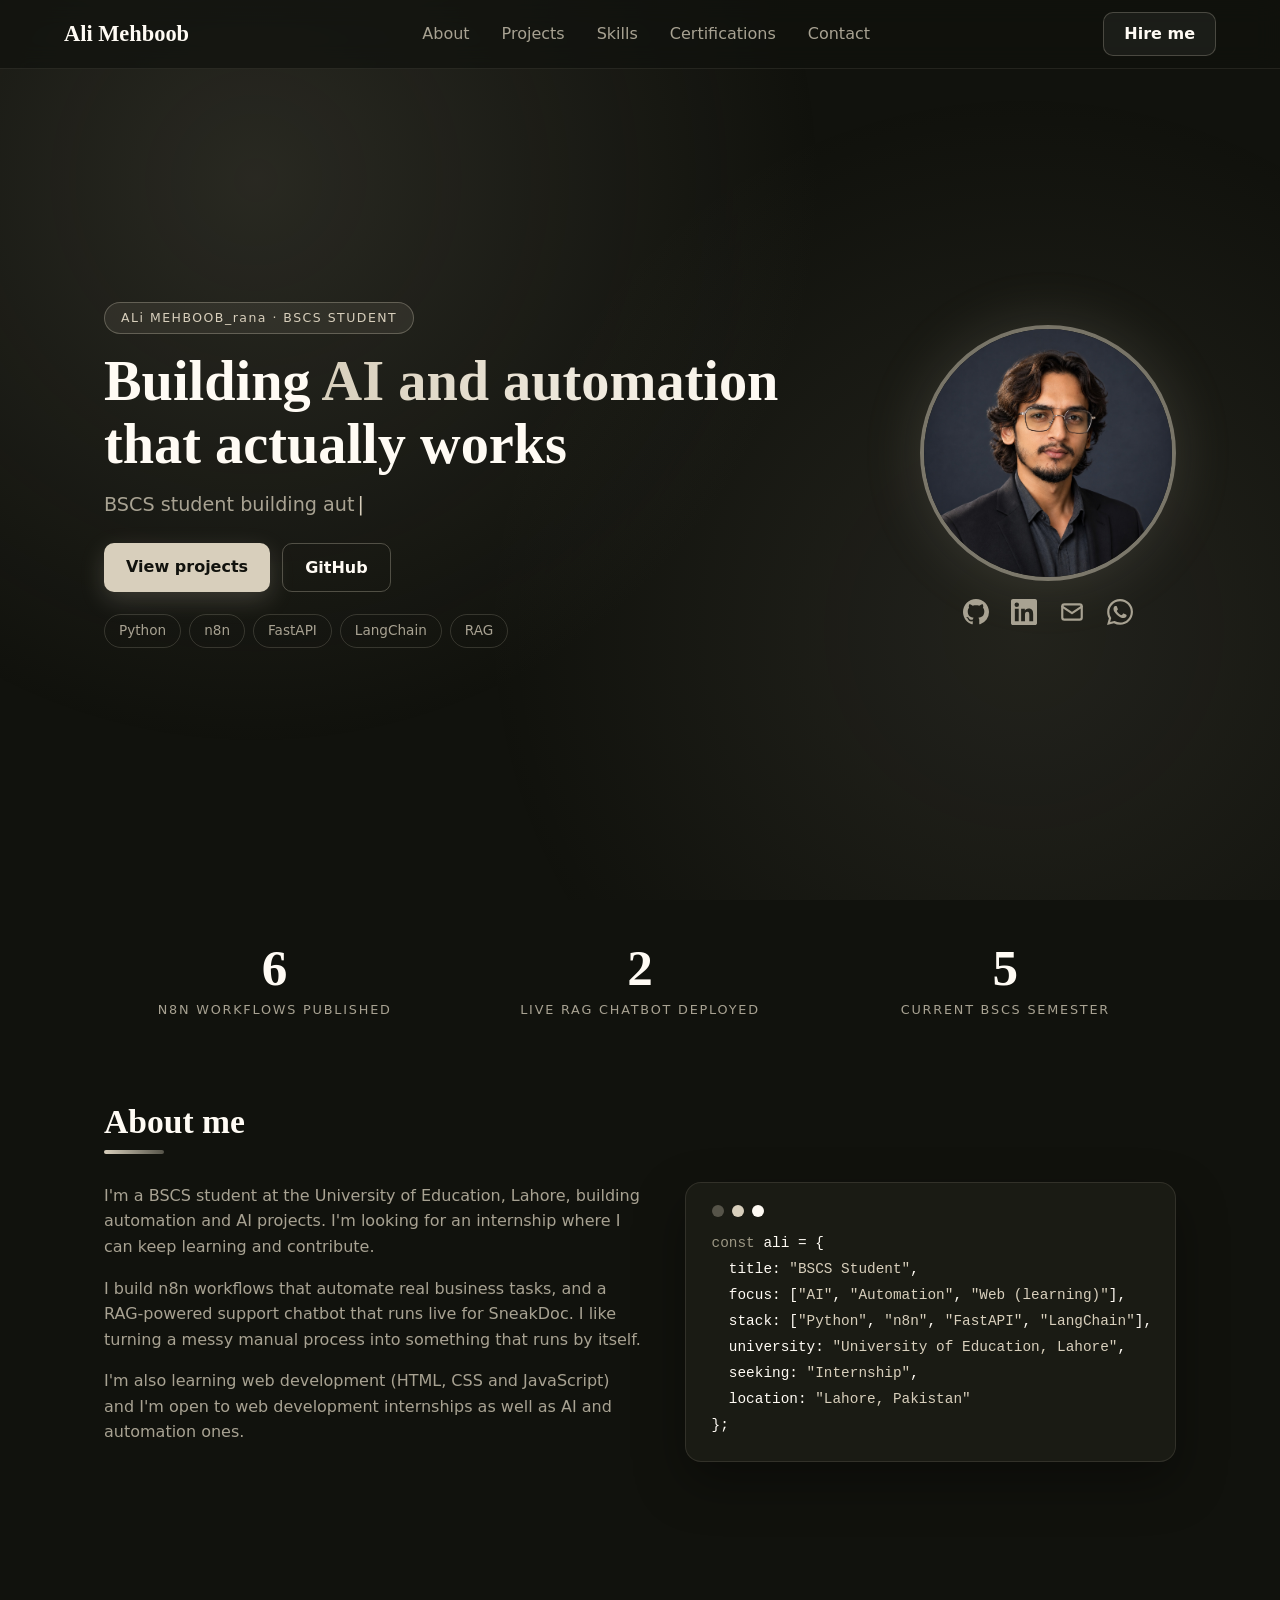
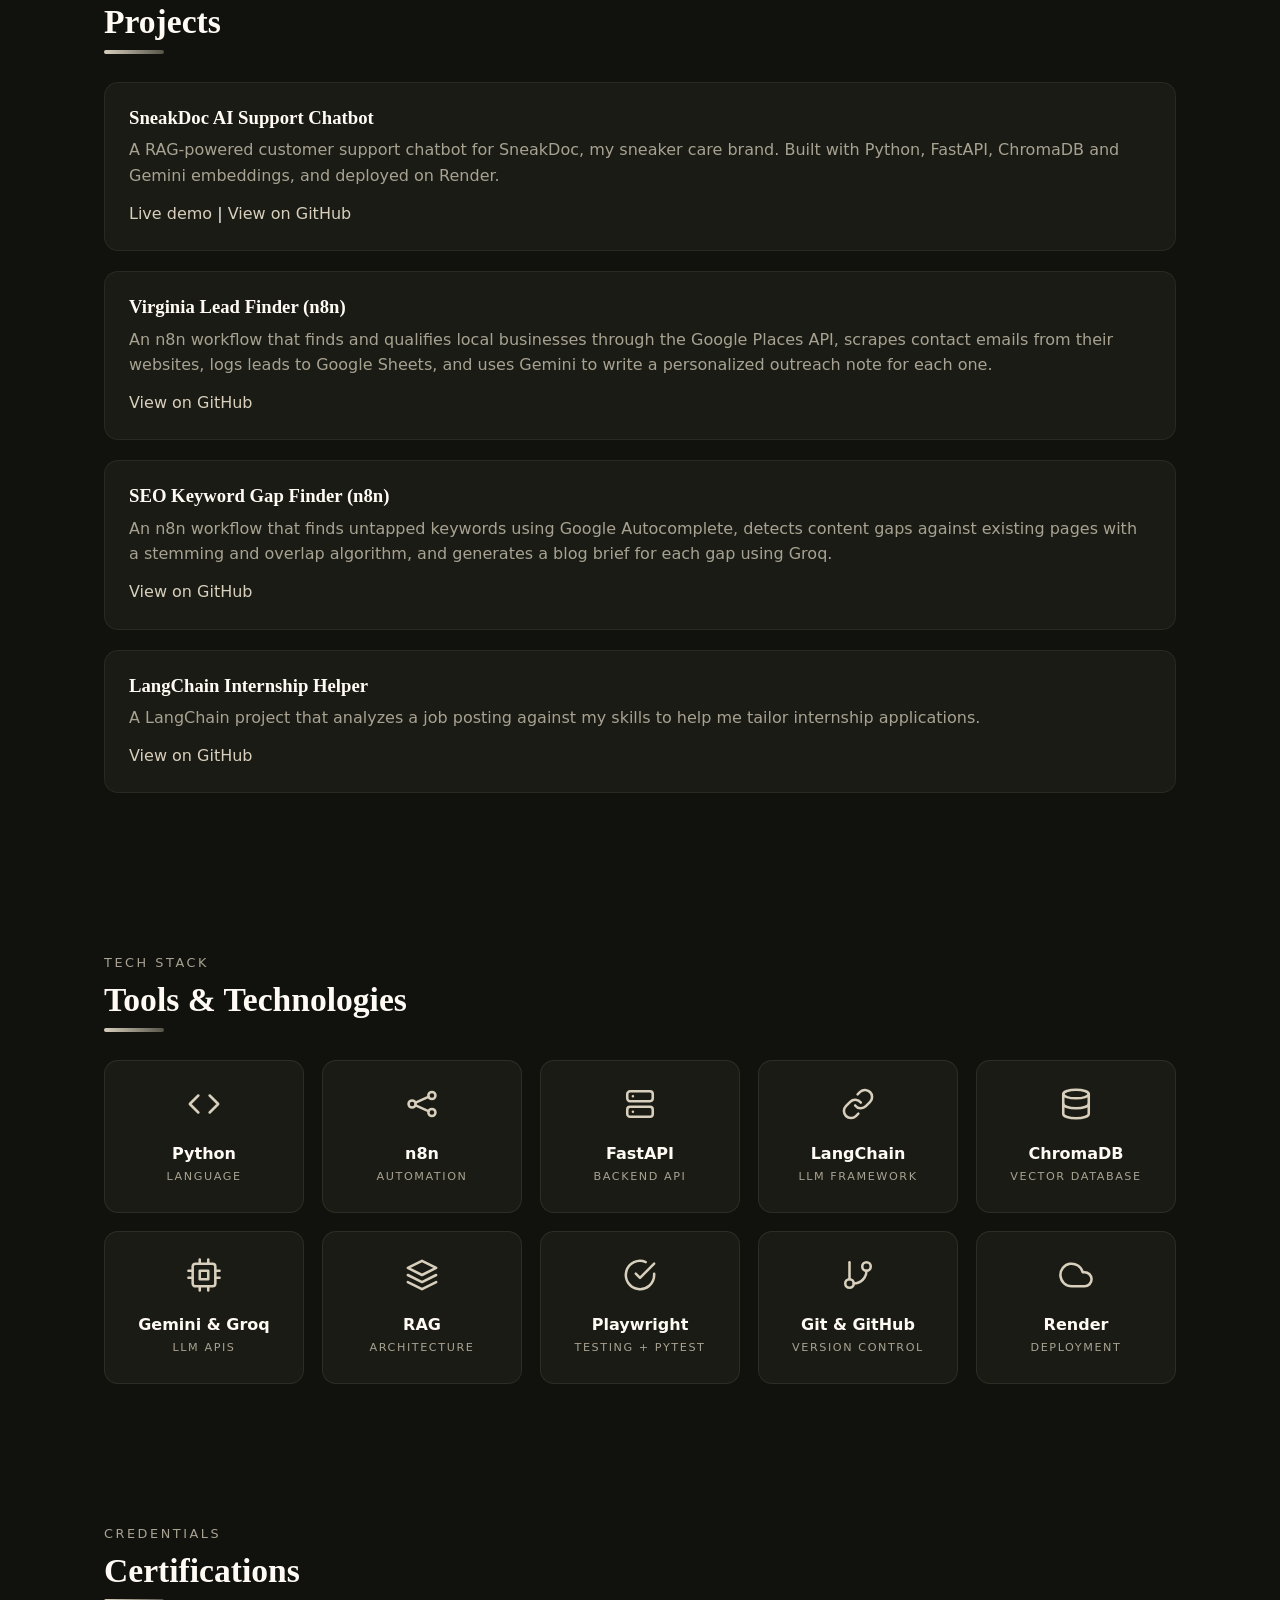
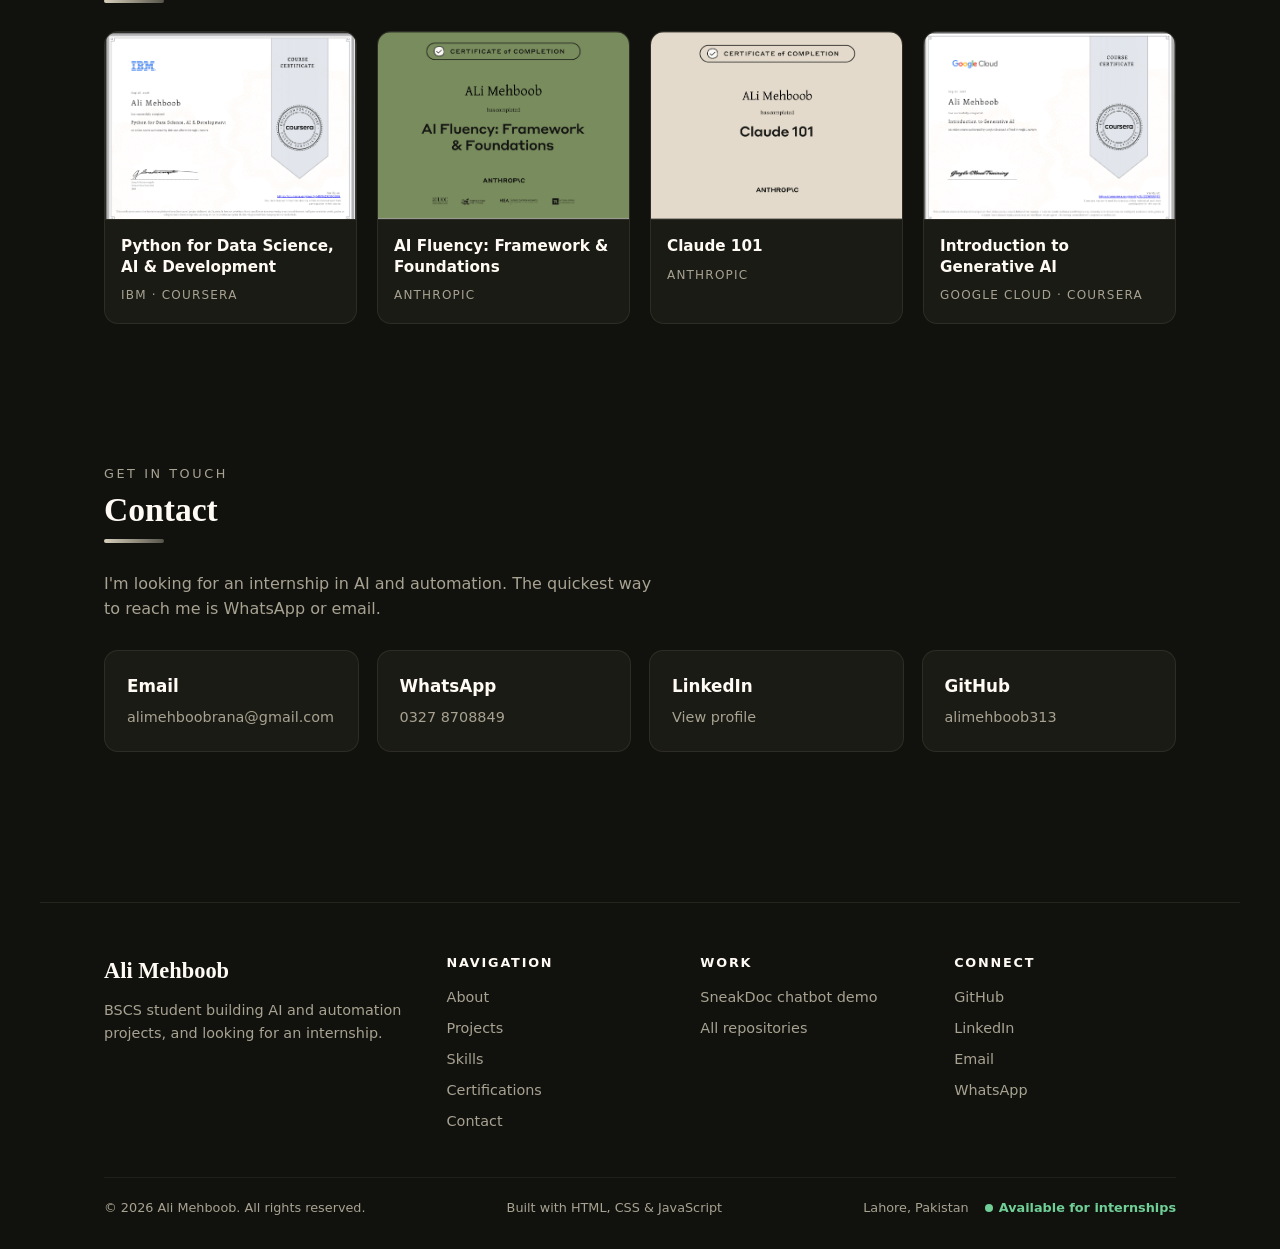
<file: index.html>
<!DOCTYPE html>
<html lang="en">
<head>
  <meta charset="UTF-8">
  <meta name="viewport" content="width=device-width, initial-scale=1.0">
  <title>ALi Mehboob | Portfolio</title>
  <link rel="icon" type="image/svg+xml" href="favicon.svg">  <link rel="stylesheet" href="style.css">
  <script src="script.js" defer></script>
</head>
<body>

    <header>
    <div class="hero-text">
      <span class="badge">ALi MEHBOOB_rana · BSCS STUDENT</span>
      <h1>Building <span class="accent">AI and automation</span> that actually works</h1>
      <p>BSCS student building automation and AI projects.</p>
      <div class="cta">
        <a class="btn primary" href="#projects">View projects</a>
        <a class="btn ghost" href="https://github.com/alimehboob313" target="_blank" rel="noopener">GitHub</a>
      </div>
      <div class="pills">
        <span>Python</span>
        <span>n8n</span>
        <span>FastAPI</span>
        <span>LangChain</span>
        <span>RAG</span>
      </div>
    </div>

    <div class="hero-photo">
      <img class="avatar" src="profile.jpg" alt="Ali Mehboob">
      <div class="social">
        <a href="https://github.com/alimehboob313" target="_blank" rel="noopener" aria-label="GitHub">
          <svg viewBox="0 0 16 16" fill="currentColor"><path d="M8 0C3.58 0 0 3.58 0 8c0 3.54 2.29 6.53 5.47 7.59.4.07.55-.17.55-.38 0-.19-.01-.82-.01-1.49-2.01.37-2.53-.49-2.69-.94-.09-.23-.48-.94-.82-1.13-.28-.15-.68-.52-.01-.53.63-.01 1.08.58 1.23.82.72 1.21 1.87.87 2.33.66.07-.52.28-.87.51-1.07-1.78-.2-3.64-.89-3.64-3.95 0-.87.31-1.59.82-2.15-.08-.2-.36-1.02.08-2.12 0 0 .67-.21 2.2.82.64-.18 1.32-.27 2-.27.68 0 1.36.09 2 .27 1.53-1.04 2.2-.82 2.2-.82.44 1.1.16 1.92.08 2.12.51.56.82 1.27.82 2.15 0 3.07-1.87 3.75-3.65 3.95.29.25.54.73.54 1.48 0 1.07-.01 1.93-.01 2.2 0 .21.15.46.55.38A8.013 8.013 0 0016 8c0-4.42-3.58-8-8-8z"/></svg>
        </a>
        <a href="https://www.linkedin.com/in/ali-mehboob-rana-3244763ba/" target="_blank" rel="noopener" aria-label="LinkedIn">
          <svg viewBox="0 0 24 24" fill="currentColor"><path d="M20.45 20.45h-3.56v-5.57c0-1.33-.03-3.04-1.85-3.04-1.85 0-2.14 1.45-2.14 2.94v5.67H9.35V9h3.41v1.56h.05c.48-.9 1.64-1.85 3.37-1.85 3.6 0 4.27 2.37 4.27 5.46v6.28zM5.34 7.43a2.06 2.06 0 110-4.12 2.06 2.06 0 010 4.12zM7.12 20.45H3.56V9h3.56v11.45zM22.22 0H1.77C.79 0 0 .77 0 1.73v20.54C0 23.23.79 24 1.77 24h20.45c.98 0 1.78-.77 1.78-1.73V1.73C24 .77 23.2 0 22.22 0z"/></svg>
        </a>
                <a href="https://mail.google.com/mail/?view=cm&amp;fs=1&amp;to=alimehboobrana@gmail.com" target="_blank" rel="noopener" aria-label="Email">
          <svg viewBox="0 0 24 24" fill="none" stroke="currentColor" stroke-width="2" stroke-linecap="round" stroke-linejoin="round"><rect x="3" y="5" width="18" height="14" rx="2"/><path d="M3 7l9 6 9-6"/></svg>
        </a>
        <a href="https://wa.me/923278708849" target="_blank" rel="noopener" aria-label="WhatsApp">
          <svg viewBox="0 0 24 24" fill="currentColor"><path d="M17.472 14.382c-.297-.149-1.758-.867-2.03-.967-.273-.099-.471-.148-.67.15-.197.297-.767.966-.94 1.164-.173.199-.347.223-.644.075-.297-.15-1.255-.463-2.39-1.475-.883-.788-1.48-1.761-1.653-2.059-.173-.297-.018-.458.13-.606.134-.133.298-.347.446-.52.149-.174.198-.298.298-.497.099-.198.05-.371-.025-.52-.075-.149-.669-1.612-.916-2.207-.242-.579-.487-.5-.669-.51-.173-.008-.371-.01-.57-.01-.198 0-.52.074-.792.372-.272.297-1.04 1.016-1.04 2.479 0 1.462 1.065 2.875 1.213 3.074.149.198 2.096 3.2 5.077 4.487.709.306 1.262.489 1.694.625.712.227 1.36.195 1.871.118.571-.085 1.758-.719 2.006-1.413.248-.694.248-1.289.173-1.413-.074-.124-.272-.198-.57-.347m-5.421 7.403h-.004a9.87 9.87 0 01-5.031-1.378l-.361-.214-3.741.982.998-3.648-.235-.374a9.86 9.86 0 01-1.51-5.26c.001-5.45 4.436-9.884 9.888-9.884 2.64 0 5.122 1.03 6.988 2.898a9.825 9.825 0 012.893 6.994c-.003 5.45-4.437 9.884-9.885 9.884m8.413-18.297A11.815 11.815 0 0012.05 0C5.495 0 .16 5.335.157 11.892c0 2.096.547 4.142 1.588 5.945L.057 24l6.305-1.654a11.882 11.882 0 005.683 1.448h.005c6.554 0 11.89-5.335 11.893-11.893a11.821 11.821 0 00-3.48-8.413z"/></svg>
        </a>
      </div>
    </div>

       <nav>
      <a class="logo" href="#">Ali Mehboob</a>
      <div class="links">
        <a href="#about">About</a>
        <a href="#projects">Projects</a>
        <a href="#skills">Skills</a>
        <a href="#certifications">Certifications</a>
        <a href="#contact">Contact</a>
      </div>
      <a class="hire" href="#contact">Hire me</a>
    </nav>
  </header>

  <main>
          <div class="stats">
      <div class="stat"><strong data-count="6">0</strong><span>n8n workflows published</span></div>
      <div class="stat"><strong data-count="2">0</strong><span>Live RAG chatbot deployed</span></div>
      <div class="stat"><strong data-count="5">0</strong><span>Current BSCS semester</span></div>
    </div>

    <section id="about">
      <h2>About me</h2>
      <div class="about-grid">
        <div>
          <p>I'm a BSCS student at the University of Education, Lahore, building automation and AI projects. I'm looking for an internship where I can keep learning and contribute.</p>
          <p>I build n8n workflows that automate real business tasks, and a RAG-powered support chatbot that runs live for SneakDoc. I like turning a messy manual process into something that runs by itself.</p>
          <p>I'm also learning web development (HTML, CSS and JavaScript) and I'm open to web development internships as well as AI and automation ones.</p>
        </div>
        <div class="code-card">
          <div class="dots"><i></i><i></i><i></i></div>
<pre><span class="k">const</span> ali = {
  title: <span class="s">"BSCS Student"</span>,
  focus: [<span class="s">"AI"</span>, <span class="s">"Automation"</span>, <span class="s">"Web (learning)"</span>],
  stack: [<span class="s">"Python"</span>, <span class="s">"n8n"</span>, <span class="s">"FastAPI"</span>, <span class="s">"LangChain"</span>],
  university: <span class="s">"University of Education, Lahore"</span>,
  seeking: <span class="s">"Internship"</span>,
  location: <span class="s">"Lahore, Pakistan"</span>
};</pre>
        </div>
      </div>
    </section>

           <section id="projects">
      <h2>Projects</h2>

      <article>
        <h3>SneakDoc AI Support Chatbot</h3>
        <p>A RAG-powered customer support chatbot for SneakDoc, my sneaker care brand. Built with Python, FastAPI, ChromaDB and Gemini embeddings, and deployed on Render.</p>
        <a href="https://sneakdoc-chatbot-demo.onrender.com/" target="_blank" rel="noopener">Live demo</a> |
        <a href="https://github.com/alimehboob313/sneakdoc-chatbot" target="_blank" rel="noopener">View on GitHub</a>
      </article>

      <article>
        <h3>Virginia Lead Finder (n8n)</h3>
        <p>An n8n workflow that finds and qualifies local businesses through the Google Places API, scrapes contact emails from their websites, logs leads to Google Sheets, and uses Gemini to write a personalized outreach note for each one.</p>
        <a href="https://github.com/alimehboob313/n8n-virginia-lead-finder" target="_blank" rel="noopener">View on GitHub</a>
      </article>

      <article>
        <h3>SEO Keyword Gap Finder (n8n)</h3>
        <p>An n8n workflow that finds untapped keywords using Google Autocomplete, detects content gaps against existing pages with a stemming and overlap algorithm, and generates a blog brief for each gap using Groq.</p>
        <a href="https://github.com/alimehboob313/n8n-seo-keyword-gap-finder" target="_blank" rel="noopener">View on GitHub</a>
      </article>

      <article>
        <h3>LangChain Internship Helper</h3>
        <p>A LangChain project that analyzes a job posting against my skills to help me tailor internship applications.</p>
        <a href="https://github.com/alimehboob313/internship-helper" target="_blank" rel="noopener">View on GitHub</a>
      </article>
    </section>
    <section id="skills">
      <p class="eyebrow">Tech stack</p>
      <h2>Tools &amp; Technologies</h2>
      <div class="tech-grid">

        <div class="tech">
          <svg viewBox="0 0 24 24" fill="none" stroke="currentColor" stroke-width="1.8" stroke-linecap="round" stroke-linejoin="round"><polyline points="16 18 22 12 16 6"/><polyline points="8 6 2 12 8 18"/></svg>
          <strong>Python</strong><small>Language</small>
        </div>

        <div class="tech">
          <svg viewBox="0 0 24 24" fill="none" stroke="currentColor" stroke-width="1.8" stroke-linecap="round" stroke-linejoin="round"><circle cx="5" cy="12" r="2.5"/><circle cx="19" cy="6" r="2.5"/><circle cx="19" cy="18" r="2.5"/><path d="M7.5 11l9-4M7.5 13l9 4"/></svg>
          <strong>n8n</strong><small>Automation</small>
        </div>

        <div class="tech">
          <svg viewBox="0 0 24 24" fill="none" stroke="currentColor" stroke-width="1.8" stroke-linecap="round" stroke-linejoin="round"><rect x="3" y="3" width="18" height="7" rx="2"/><rect x="3" y="14" width="18" height="7" rx="2"/><path d="M7 6.5h.01M7 17.5h.01"/></svg>
          <strong>FastAPI</strong><small>Backend API</small>
        </div>

        <div class="tech">
          <svg viewBox="0 0 24 24" fill="none" stroke="currentColor" stroke-width="1.8" stroke-linecap="round" stroke-linejoin="round"><path d="M10 13a5 5 0 0 0 7.54.54l3-3a5 5 0 0 0-7.07-7.07l-1.72 1.71"/><path d="M14 11a5 5 0 0 0-7.54-.54l-3 3a5 5 0 0 0 7.07 7.07l1.71-1.71"/></svg>
          <strong>LangChain</strong><small>LLM framework</small>
        </div>

        <div class="tech">
          <svg viewBox="0 0 24 24" fill="none" stroke="currentColor" stroke-width="1.8" stroke-linecap="round" stroke-linejoin="round"><ellipse cx="12" cy="5" rx="9" ry="3"/><path d="M21 12c0 1.66-4 3-9 3s-9-1.34-9-3"/><path d="M3 5v14c0 1.66 4 3 9 3s9-1.34 9-3V5"/></svg>
          <strong>ChromaDB</strong><small>Vector database</small>
        </div>

        <div class="tech">
          <svg viewBox="0 0 24 24" fill="none" stroke="currentColor" stroke-width="1.8" stroke-linecap="round" stroke-linejoin="round"><rect x="4" y="4" width="16" height="16" rx="2"/><rect x="9" y="9" width="6" height="6"/><path d="M9 1v3M15 1v3M9 20v3M15 20v3M20 9h3M20 14h3M1 9h3M1 14h3"/></svg>
          <strong>Gemini &amp; Groq</strong><small>LLM APIs</small>
        </div>

        <div class="tech">
          <svg viewBox="0 0 24 24" fill="none" stroke="currentColor" stroke-width="1.8" stroke-linecap="round" stroke-linejoin="round"><polygon points="12 2 2 7 12 12 22 7 12 2"/><polyline points="2 17 12 22 22 17"/><polyline points="2 12 12 17 22 12"/></svg>
          <strong>RAG</strong><small>Architecture</small>
        </div>

        <div class="tech">
          <svg viewBox="0 0 24 24" fill="none" stroke="currentColor" stroke-width="1.8" stroke-linecap="round" stroke-linejoin="round"><path d="M22 11.08V12a10 10 0 1 1-5.93-9.14"/><polyline points="22 4 12 14.01 9 11.01"/></svg>
          <strong>Playwright</strong><small>Testing + pytest</small>
        </div>

        <div class="tech">
          <svg viewBox="0 0 24 24" fill="none" stroke="currentColor" stroke-width="1.8" stroke-linecap="round" stroke-linejoin="round"><line x1="6" y1="3" x2="6" y2="15"/><circle cx="18" cy="6" r="3"/><circle cx="6" cy="18" r="3"/><path d="M18 9a9 9 0 0 1-9 9"/></svg>
          <strong>Git &amp; GitHub</strong><small>Version control</small>
        </div>

        <div class="tech">
          <svg viewBox="0 0 24 24" fill="none" stroke="currentColor" stroke-width="1.8" stroke-linecap="round" stroke-linejoin="round"><path d="M18 10h-1.26A8 8 0 1 0 9 20h9a5 5 0 0 0 0-10z"/></svg>
          <strong>Render</strong><small>Deployment</small>
        </div>

      </div>
    </section>    
        <section id="certifications">
      <p class="eyebrow">Credentials</p>
      <h2>Certifications</h2>
      <div class="cert-grid">

        <a class="cert" href="cert-ibm-python.png">
          <img src="cert-ibm-python.png" alt="IBM Python for Data Science, AI and Development certificate" loading="lazy">
          <div><strong>Python for Data Science, AI &amp; Development</strong><small>IBM · Coursera</small></div>
        </a>

        <a class="cert" href="cert-ai-fluency.png">
          <img src="cert-ai-fluency.png" alt="Anthropic AI Fluency: Framework and Foundations certificate" loading="lazy">
          <div><strong>AI Fluency: Framework &amp; Foundations</strong><small>Anthropic</small></div>
        </a>

        <a class="cert" href="cert-claude-101.png">
          <img src="cert-claude-101.png" alt="Anthropic Claude 101 certificate" loading="lazy">
          <div><strong>Claude 101</strong><small>Anthropic</small></div>
        </a>

            <a class="cert" href="cert-genai-developer.png">
          <img src="cert-genai-developer.png" alt="Google Cloud Introduction to Generative AI certificate" loading="lazy">
          <div><strong>Introduction to Generative AI</strong><small>Google Cloud · Coursera</small></div>
        </a>

      </div>
    </section>

        <section id="contact">
      <p class="eyebrow">Get in touch</p>
      <h2>Contact</h2>
      <p class="contact-intro">I'm looking for an internship in AI and automation. The quickest way to reach me is WhatsApp or email.</p>
      <div class="contact-grid">
        <a class="contact-card" href="https://mail.google.com/mail/?view=cm&amp;fs=1&amp;to=alimehboobrana@gmail.com" target="_blank" rel="noopener">
          <strong>Email</strong><span>alimehboobrana@gmail.com</span>
        </a>
        <a class="contact-card" href="https://wa.me/923278708849" target="_blank" rel="noopener">
          <strong>WhatsApp</strong><span>0327 8708849</span>
        </a>
        <a class="contact-card" href="https://www.linkedin.com/in/ali-mehboob-rana-3244763ba/" target="_blank" rel="noopener">
          <strong>LinkedIn</strong><span>View profile</span>
        </a>
        <a class="contact-card" href="https://github.com/alimehboob313" target="_blank" rel="noopener">
          <strong>GitHub</strong><span>alimehboob313</span>
        </a>
      </div>
    </section>
  </main>
  <footer>
    <div class="footer-grid">
      <div>
        <a class="logo" href="#">Ali Mehboob</a>
        <p>BSCS student building AI and automation projects, and looking for an internship.</p>
      </div>
      <div>
        <h4>Navigation</h4>
        <a href="#about">About</a>
        <a href="#projects">Projects</a>
        <a href="#skills">Skills</a>
        <a href="#certifications">Certifications</a>
        <a href="#contact">Contact</a>
      </div>
      <div>
        <h4>Work</h4>
        <a href="https://sneakdoc-chatbot-demo.onrender.com/" target="_blank" rel="noopener">SneakDoc chatbot demo</a>
        <a href="https://github.com/alimehboob313?tab=repositories" target="_blank" rel="noopener">All repositories</a>
      </div>
      <div>
        <h4>Connect</h4>
        <a href="https://github.com/alimehboob313" target="_blank" rel="noopener">GitHub</a>
        <a href="https://www.linkedin.com/in/ali-mehboob-rana-3244763ba/" target="_blank" rel="noopener">LinkedIn</a>
        <a href="https://mail.google.com/mail/?view=cm&amp;fs=1&amp;to=alimehboobrana@gmail.com" target="_blank" rel="noopener">Email</a>
        <a href="https://wa.me/923278708849" target="_blank" rel="noopener">WhatsApp</a>
      </div>
    </div>
    <div class="footer-bottom">
      <span>© 2026 Ali Mehboob. All rights reserved.</span>
      <span>Built with HTML, CSS &amp; JavaScript</span>
      <span>Lahore, Pakistan <b class="avail"><i></i>Available for internships</b></span>
    </div>
  </footer>
</body>
</html>
</file>
<file: style.css>
:root {
  --bg: #11120D;
  --card: #1a1b14;
  --olive: #565449;
  --bone: #D8CFBC;
  --white: #FFFBF4;
  --text: #FFFBF4;
  --muted: #A8A292;
  --accent: #D8CFBC;
  --accent2: #FFFBF4;
}

* { box-sizing: border-box; margin: 0; padding: 0; }
html { scroll-behavior: smooth; }

body {
  font-family: system-ui, -apple-system, "Segoe UI", Roboto, sans-serif;
  background: var(--bg);
  color: var(--text);
  line-height: 1.6;
}

/* Moving glow behind everything */
body::before {
  content: "";
  position: fixed;
  inset: 0;
  z-index: -1;
  background:
    radial-gradient(circle at 20% 20%, rgba(86, 84, 73, 0.35), transparent 45%),
    radial-gradient(circle at 80% 70%, rgba(216, 207, 188, 0.09), transparent 45%);
  animation: drift 12s ease-in-out infinite alternate;
}

@keyframes drift {
  from { transform: translate(0, 0) scale(1); }
  to   { transform: translate(-3%, 2%) scale(1.15); }
}
@keyframes fadeUp {
  from { opacity: 0; transform: translateY(30px); }
  to   { opacity: 1; transform: translateY(0); }
}
@keyframes shine {
  to { background-position: 200% center; }
}
@keyframes float {
  0%, 100% { transform: translateY(0); }
  50%      { transform: translateY(-10px); }
}
@keyframes blink { 50% { opacity: 0; } }

h1, h2, h3, .logo { font-family: Georgia, "Times New Roman", serif; }

a {
  color: var(--bone);
  text-decoration: none;
  transition: color 0.2s, text-shadow 0.2s;
}
a:hover {
  color: var(--white);
  text-shadow: 0 0 12px rgba(216, 207, 188, 0.6);
}

/* Top bar */
nav {
  position: fixed;
  top: 0;
  left: 0;
  right: 0;
  z-index: 10;
  display: flex;
  align-items: center;
  justify-content: space-between;
  padding: 12px 5vw;
  background: rgba(17, 18, 13, 0.7);
  backdrop-filter: blur(12px);
  -webkit-backdrop-filter: blur(12px);
  border-bottom: 1px solid rgba(216, 207, 188, 0.1);
}

.logo {
  font-size: 1.4rem;
  font-weight: 700;
  color: var(--white);
}

.links { display: flex; gap: 32px; }
.links a {
  position: relative;
  color: var(--muted);
}
.links a::after {
  content: "";
  position: absolute;
  left: 0;
  bottom: -4px;
  width: 100%;
  height: 2px;
  background: var(--bone);
  transform: scaleX(0);
  transform-origin: left;
  transition: transform 0.3s ease;
}
.links a:hover::after,
.links a.active::after { transform: scaleX(1); }
.links a.active { color: var(--white); }

.hire {
  padding: 8px 20px;
  border: 1px solid rgba(216, 207, 188, 0.25);
  border-radius: 10px;
  background: rgba(255, 251, 244, 0.05);
  color: var(--white);
  font-weight: 600;
  transition: transform 0.25s ease, background 0.25s ease;
}
.hire:hover {
  transform: translateY(-2px);
  background: rgba(255, 251, 244, 0.12);
}

/* Hero: text on the left, photo on the right, fits one screen */
header {
  min-height: 100vh;
  max-width: 1200px;
  margin: 0 auto;
  padding: 80px 5vw 30px;
  display: flex;
  align-items: center;
  justify-content: space-between;
  flex-wrap: wrap;
  gap: 3vw;
}

.hero-text {
  flex: 1 1 480px;
  max-width: 780px;
  display: flex;
  flex-direction: column;
}

.badge {
  align-self: flex-start;
  padding: 5px 16px;
  margin-bottom: 16px;
  border: 1px solid rgba(216, 207, 188, 0.3);
  background: rgba(86, 84, 73, 0.3);
  color: var(--bone);
  border-radius: 999px;
  font-size: 0.78rem;
  letter-spacing: 0.12em;
  animation: fadeUp 0.9s ease both;
}

header h1 {
  font-size: clamp(2rem, min(4.4vw, 7.5vh), 4.2rem);
  line-height: 1.12;
  animation: fadeUp 0.9s ease 0.1s both;
}
header h1 .accent {
  background: linear-gradient(90deg, var(--bone), var(--white), var(--bone));
  background-size: 200% auto;
  -webkit-background-clip: text;
  background-clip: text;
  color: transparent;
  animation: shine 6s linear infinite;
}

header p {
  font-size: clamp(1rem, 1.6vw, 1.2rem);
  color: var(--muted);
  max-width: 620px;
  margin: 14px 0 22px;
  min-height: 1.6em;
  animation: fadeUp 0.9s ease 0.2s both;
}
header p.typing::after {
  content: "|";
  margin-left: 3px;
  color: var(--bone);
  animation: blink 1s steps(1) infinite;
}

.cta {
  display: flex;
  flex-wrap: wrap;
  gap: 12px;
  animation: fadeUp 0.9s ease 0.5s both;
}
.btn {
  padding: 11px 22px;
  border-radius: 10px;
  font-weight: 600;
  transition: transform 0.25s ease, box-shadow 0.25s ease;
}
.btn:hover { transform: translateY(-3px); text-shadow: none; }
.btn.primary {
  background: var(--bone);
  color: var(--bg);
  box-shadow: 0 8px 24px rgba(216, 207, 188, 0.2);
}
.btn.primary:hover {
  color: var(--bg);
  box-shadow: 0 12px 32px rgba(216, 207, 188, 0.4);
}
.btn.ghost {
  border: 1px solid rgba(216, 207, 188, 0.3);
  color: var(--white);
}

.pills {
  display: flex;
  flex-wrap: wrap;
  gap: 8px;
  margin-top: 22px;
  animation: fadeUp 0.9s ease 0.7s both;
}
.pills span {
  padding: 5px 14px;
  border: 1px solid rgba(216, 207, 188, 0.18);
  border-radius: 999px;
  color: var(--muted);
  font-size: 0.85rem;
}

.hero-photo {
  flex: 0 0 auto;
  display: flex;
  flex-direction: column;
  align-items: center;
  gap: 18px;
  margin-left: auto;
  animation: fadeUp 1s ease 0.3s both;
}
.avatar {
  width: clamp(160px, min(20vw, 38vh), 300px);
  aspect-ratio: 1;
  border-radius: 50%;
  object-fit: cover;
  border: 4px solid rgba(216, 207, 188, 0.5);
  box-shadow: 0 0 60px rgba(216, 207, 188, 0.15);
  animation: float 6s ease-in-out infinite;
}
.social { display: flex; gap: 22px; }
.social a {
  color: var(--muted);
  transition: transform 0.25s ease, color 0.25s ease;
}
.social a:hover { color: var(--white); transform: translateY(-4px); }
.social svg { width: 26px; height: 26px; display: block; }

/* Sections (same width as the hero so edges line up) */
main {
  max-width: 1200px;
  margin: 0 auto;
  padding: 0 5vw 80px;
}
section { padding: 70px 0; scroll-margin-top: 80px; }

h2 { font-size: 2.1rem; margin-bottom: 28px; }
h2::after {
  content: "";
  display: block;
  width: 60px;
  height: 4px;
  margin-top: 8px;
  border-radius: 2px;
  background: linear-gradient(90deg, var(--bone), var(--olive));
}

/* Project cards */
article {
  background: var(--card);
  border: 1px solid rgba(216, 207, 188, 0.08);
  border-radius: 14px;
  padding: 24px;
  margin-bottom: 20px;
  transition: transform 0.3s ease, box-shadow 0.3s ease, border-color 0.3s ease;
}
article:hover {
  transform: translateY(-8px);
  border-color: rgba(216, 207, 188, 0.5);
  box-shadow: 0 12px 30px rgba(216, 207, 188, 0.12);
}
article h3 { margin-bottom: 8px; }
article p { color: var(--muted); margin-bottom: 12px; }

/* Skills as pills */
ul {
  list-style: none;
  display: flex;
  flex-wrap: wrap;
  gap: 12px;
}
li {
  background: var(--card);
  border: 1px solid rgba(216, 207, 188, 0.12);
  padding: 10px 18px;
  border-radius: 999px;
  transition: transform 0.25s ease, background 0.25s ease;
}
li:hover { transform: scale(1.08); background: var(--olive); }

/* Scroll reveal */
.reveal {
  opacity: 0;
  transform: translateY(40px);
  transition: opacity 0.8s ease, transform 0.8s ease;
}
.reveal.visible { opacity: 1; transform: translateY(0); }

/* Scroll progress bar */
#progress {
  position: fixed;
  top: 0;
  left: 0;
  height: 3px;
  width: 0;
  z-index: 20;
  background: linear-gradient(90deg, var(--olive), var(--bone), var(--white));
}

/* Mouse-follow glow */
#cursor-glow {
  position: fixed;
  top: 0;
  left: 0;
  width: 400px;
  height: 400px;
  z-index: -1;
  pointer-events: none;
  transform: translate(-1000px, -1000px);
  background: radial-gradient(circle, rgba(216, 207, 188, 0.09), transparent 65%);
}

/* Small screens */
@media (max-width: 800px) {
  nav { padding: 12px 16px; }
  .links { gap: 14px; font-size: 0.85rem; }
  .hire { display: none; }
  .logo { font-size: 1.15rem; }
  header { padding-top: 90px; }
  .hero-photo { margin: 10px auto 0; }
}

/* Respect people who turn animations off */
@media (prefers-reduced-motion: reduce) {
  * { animation: none !important; transition: none !important; }
}
/* Stats row */
.stats {
  display: grid;
  grid-template-columns: repeat(auto-fit, minmax(160px, 1fr));
  gap: 24px;
  text-align: center;
  padding: 40px 0 10px;
}
.stat strong {
  display: block;
  font-family: Georgia, "Times New Roman", serif;
  font-size: clamp(2.2rem, 5vw, 3.2rem);
  color: var(--white);
  line-height: 1.1;
}
.stat span {
  color: var(--muted);
  font-size: 0.8rem;
  letter-spacing: 0.14em;
  text-transform: uppercase;
}

/* About: text + code card */
.about-grid {
  display: grid;
  grid-template-columns: 1.1fr 1fr;
  gap: 40px;
  align-items: center;
}
.about-grid p {
  color: var(--muted);
  margin-bottom: 16px;
}
.code-card {
  background: var(--card);
  border: 1px solid rgba(216, 207, 188, 0.12);
  border-radius: 16px;
  padding: 22px 26px;
  font-family: ui-monospace, "Cascadia Code", Consolas, monospace;
  font-size: 0.9rem;
  line-height: 1.8;
  overflow-x: auto;
  box-shadow: 0 20px 50px rgba(0, 0, 0, 0.35);
  transition: transform 0.3s ease, border-color 0.3s ease;
}
.code-card:hover {
  transform: translateY(-6px);
  border-color: rgba(216, 207, 188, 0.4);
}
.dots { display: flex; gap: 8px; margin-bottom: 14px; }
.dots i {
  width: 12px;
  height: 12px;
  border-radius: 50%;
  background: var(--olive);
}
.dots i:nth-child(2) { background: var(--bone); }
.dots i:nth-child(3) { background: var(--white); }
.code-card pre {
  margin: 0;
  font: inherit;
  white-space: pre;
  color: var(--white);
}
.code-card .k { color: #9c9784; }
.code-card .s { color: var(--bone); }

@media (max-width: 800px) {
  .about-grid { grid-template-columns: 1fr; }
}
/* Tech stack grid */
.eyebrow {
  color: var(--muted);
  font-size: 0.8rem;
  letter-spacing: 0.2em;
  text-transform: uppercase;
  margin-bottom: 6px;
}
.tech-grid {
  display: grid;
  grid-template-columns: repeat(auto-fit, minmax(150px, 1fr));
  gap: 18px;
}
.tech {
  background: var(--card);
  border: 1px solid rgba(216, 207, 188, 0.1);
  border-radius: 14px;
  padding: 26px 12px;
  text-align: center;
  transition: transform 0.3s ease, background 0.3s ease, border-color 0.3s ease, box-shadow 0.3s ease;
}
.tech svg {
  width: 34px;
  height: 34px;
  color: var(--bone);
  margin-bottom: 12px;
  transition: transform 0.3s ease, color 0.3s ease;
}
.tech strong { display: block; font-size: 1rem; }
.tech small {
  display: block;
  margin-top: 2px;
  color: var(--muted);
  font-size: 0.7rem;
  letter-spacing: 0.14em;
  text-transform: uppercase;
}
.tech:hover {
  transform: translateY(-6px);
  background: rgba(86, 84, 73, 0.3);
  border-color: rgba(216, 207, 188, 0.45);
  box-shadow: 0 12px 30px rgba(216, 207, 188, 0.1);
}
.tech:hover svg { transform: scale(1.15); color: var(--white); }
/* Tech grid: 5 per row */
.tech-grid { grid-template-columns: repeat(5, 1fr); }
@media (max-width: 900px) { .tech-grid { grid-template-columns: repeat(3, 1fr); } }
@media (max-width: 560px) { .tech-grid { grid-template-columns: repeat(2, 1fr); } }

/* Footer */
footer {
  max-width: 1200px;
  margin: 0 auto;
  padding: 50px 5vw 30px;
  border-top: 1px solid rgba(216, 207, 188, 0.1);
}
.footer-grid {
  display: grid;
  grid-template-columns: 1.4fr 1fr 1fr 1fr;
  gap: 32px;
}
footer .logo { display: inline-block; margin-bottom: 10px; }
footer p { color: var(--muted); font-size: 0.9rem; max-width: 300px; }
footer h4 {
  font-size: 0.8rem;
  letter-spacing: 0.14em;
  text-transform: uppercase;
  color: var(--white);
  margin-bottom: 12px;
}
.footer-grid a:not(.logo) {
  display: block;
  color: var(--muted);
  font-size: 0.9rem;
  margin-bottom: 8px;
}
.footer-grid a:not(.logo):hover { color: var(--white); }

.footer-bottom {
  display: flex;
  flex-wrap: wrap;
  justify-content: space-between;
  gap: 12px;
  margin-top: 36px;
  padding-top: 20px;
  border-top: 1px solid rgba(216, 207, 188, 0.08);
  color: var(--muted);
  font-size: 0.8rem;
}
.avail { color: #6fcf97; font-weight: 600; }
.avail i {
  display: inline-block;
  width: 8px;
  height: 8px;
  margin: 0 6px 0 12px;
  border-radius: 50%;
  background: #6fcf97;
  animation: pulse 2s infinite;
}
@keyframes pulse {
  0%   { box-shadow: 0 0 0 0 rgba(111, 207, 151, 0.6); }
  70%  { box-shadow: 0 0 0 8px rgba(111, 207, 151, 0); }
  100% { box-shadow: 0 0 0 0 rgba(111, 207, 151, 0); }
}

@media (max-width: 800px) {
  .footer-grid { grid-template-columns: 1fr 1fr; }
}
/* Contact cards */
.contact-intro {
  color: var(--muted);
  max-width: 560px;
  margin-bottom: 28px;
}
.contact-grid {
  display: grid;
  grid-template-columns: repeat(auto-fit, minmax(220px, 1fr));
  gap: 18px;
}
.contact-card {
  display: block;
  background: var(--card);
  border: 1px solid rgba(216, 207, 188, 0.1);
  border-radius: 14px;
  padding: 22px;
  transition: transform 0.3s ease, background 0.3s ease, border-color 0.3s ease, box-shadow 0.3s ease;
}
.contact-card strong {
  display: block;
  color: var(--white);
  font-size: 1.05rem;
  margin-bottom: 4px;
}
.contact-card span {
  color: var(--muted);
  font-size: 0.9rem;
  overflow-wrap: anywhere;
}
.contact-card:hover {
  transform: translateY(-6px);
  background: rgba(86, 84, 73, 0.3);
  border-color: rgba(216, 207, 188, 0.45);
  box-shadow: 0 12px 30px rgba(216, 207, 188, 0.1);
}
/* Phone top bar */
@media (max-width: 600px) {
  nav { padding: 12px 14px; gap: 12px; }
  .logo { font-size: 1rem; white-space: nowrap; }
  .links { gap: 12px; font-size: 0.8rem; }
}
h1, h2, h3 { line-height: 1.2; }
/* Certifications */
.cert-grid {
  display: grid;
  grid-template-columns: repeat(auto-fit, minmax(240px, 1fr));
  gap: 20px;
}
.cert {
  display: block;
  background: var(--card);
  border: 1px solid rgba(216, 207, 188, 0.1);
  border-radius: 14px;
  overflow: hidden;
  transition: transform 0.3s ease, border-color 0.3s ease, box-shadow 0.3s ease;
}
.cert img {
  display: block;
  width: 100%;
  aspect-ratio: 4 / 3;
  object-fit: cover;
  object-position: top;
  border-bottom: 1px solid rgba(216, 207, 188, 0.1);
}
.cert div { padding: 16px; }
.cert strong {
  display: block;
  color: var(--white);
  font-size: 0.95rem;
  line-height: 1.35;
  margin-bottom: 4px;
}
.cert small {
  color: var(--muted);
  font-size: 0.75rem;
  letter-spacing: 0.1em;
  text-transform: uppercase;
}
.cert:hover {
  transform: translateY(-6px);
  border-color: rgba(216, 207, 188, 0.45);
  box-shadow: 0 12px 30px rgba(216, 207, 188, 0.1);
}

/* Full-size certificate pop-up */
#lightbox {
  position: fixed;
  inset: 0;
  z-index: 50;
  display: none;
  align-items: center;
  justify-content: center;
  padding: 24px;
  background: rgba(17, 18, 13, 0.92);
  cursor: zoom-out;
}
#lightbox.open { display: flex; }
#lightbox img {
  max-width: min(1000px, 95vw);
  max-height: 90vh;
  border-radius: 12px;
  box-shadow: 0 20px 60px rgba(0, 0, 0, 0.6);
}
/* Phone top bar with 5 links: name on top, links below */
@media (max-width: 700px) {
  nav { flex-wrap: wrap; justify-content: center; row-gap: 6px; padding: 10px 14px; }
  .links { width: 100%; justify-content: space-between; gap: 6px; font-size: 0.78rem; }
  header { padding-top: 125px; }
  section { scroll-margin-top: 110px; }
}
/* Phone: let code card lines wrap instead of cutting off */
@media (max-width: 600px) {
  .code-card { font-size: 0.78rem; padding: 18px; }
  .code-card pre { white-space: pre-wrap; overflow-wrap: anywhere; }
}
</file>
